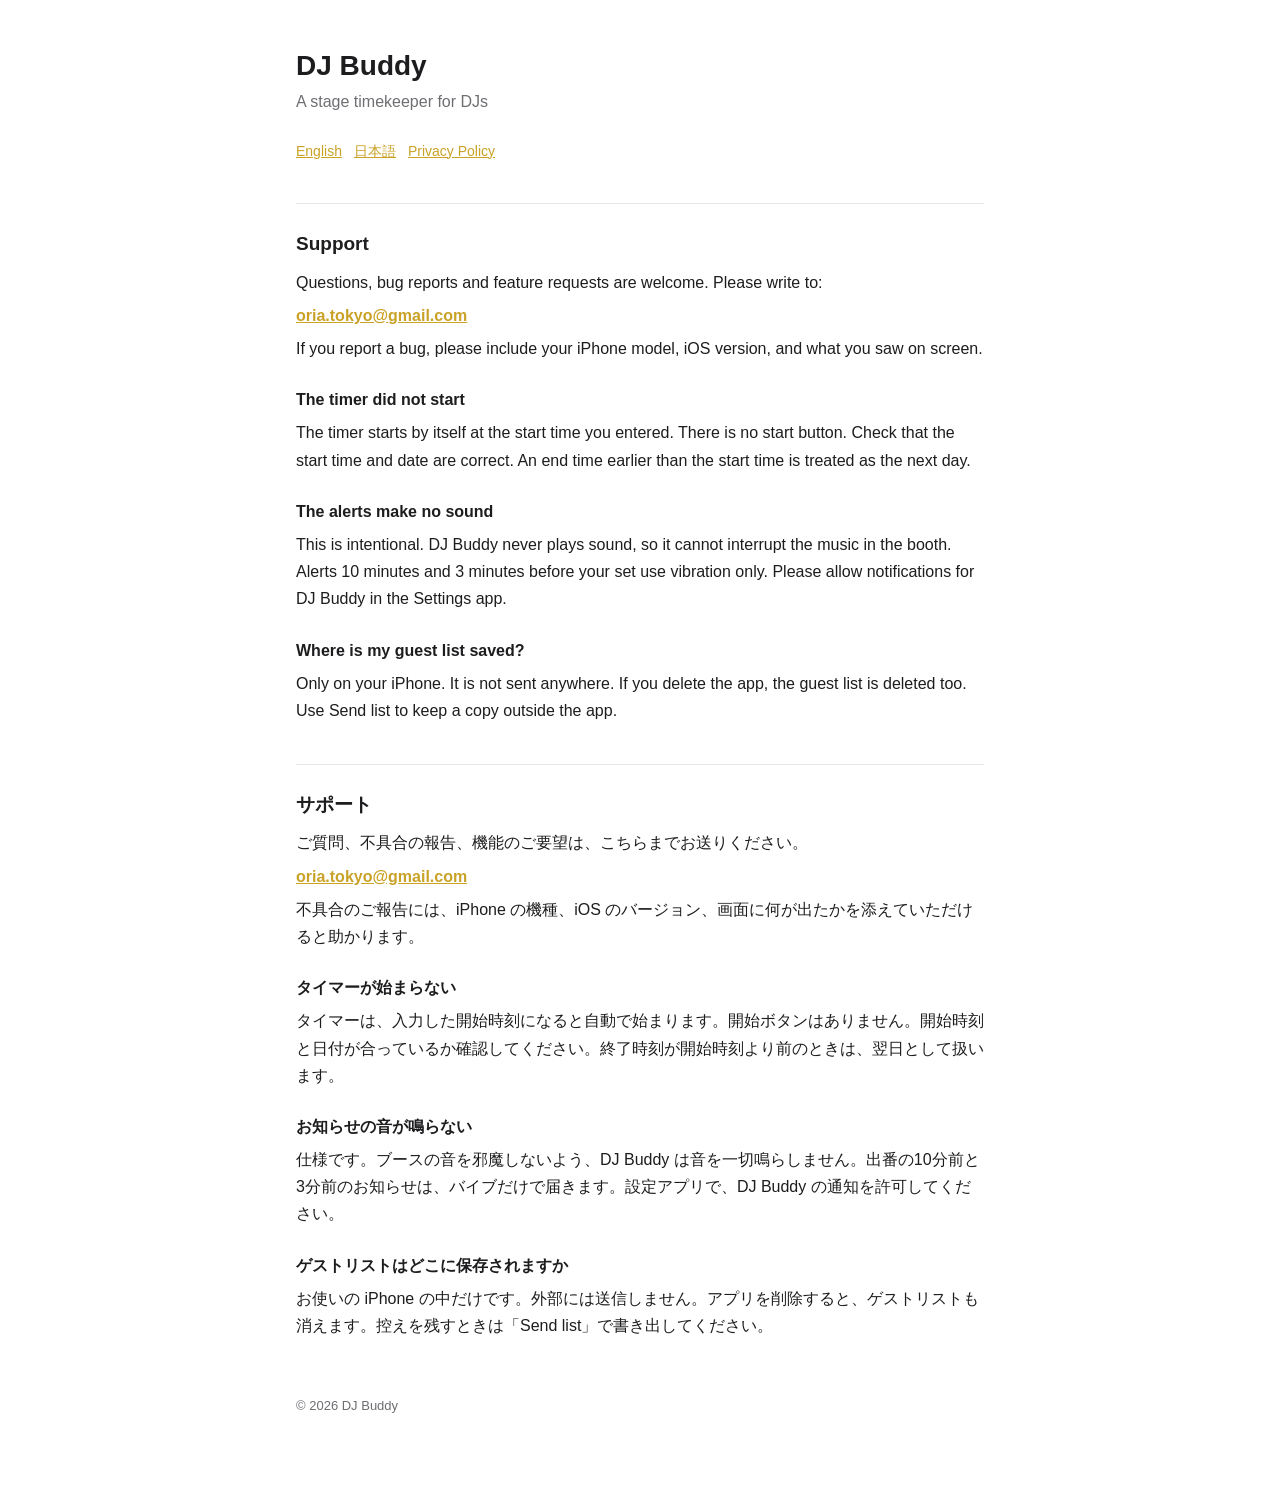
<file: index.html>
<!doctype html>
<html lang="en">
<head>
<meta charset="utf-8">
<meta name="viewport" content="width=device-width,initial-scale=1">
<title>DJ Buddy Support</title>
<link rel="stylesheet" href="style.css">
</head>
<body>
<main>
<h1>DJ Buddy</h1>
<p class="sub">A stage timekeeper for DJs</p>
<div class="lang"><a href="#en">English</a><a href="#ja">日本語</a><a href="privacy.html">Privacy Policy</a></div>

<section id="en">
<h2>Support</h2>
<p>Questions, bug reports and feature requests are welcome. Please write to:</p>
<p class="mail"><a href="mailto:oria.tokyo@gmail.com">oria.tokyo@gmail.com</a></p>
<p>If you report a bug, please include your iPhone model, iOS version, and what you saw on screen.</p>

<h3>The timer did not start</h3>
<p>The timer starts by itself at the start time you entered. There is no start button. Check that the start time and date are correct. An end time earlier than the start time is treated as the next day.</p>

<h3>The alerts make no sound</h3>
<p>This is intentional. DJ Buddy never plays sound, so it cannot interrupt the music in the booth. Alerts 10 minutes and 3 minutes before your set use vibration only. Please allow notifications for DJ Buddy in the Settings app.</p>

<h3>Where is my guest list saved?</h3>
<p>Only on your iPhone. It is not sent anywhere. If you delete the app, the guest list is deleted too. Use Send list to keep a copy outside the app.</p>

</section>

<section id="ja" lang="ja">
<h2>サポート</h2>
<p>ご質問、不具合の報告、機能のご要望は、こちらまでお送りください。</p>
<p class="mail"><a href="mailto:oria.tokyo@gmail.com">oria.tokyo@gmail.com</a></p>
<p>不具合のご報告には、iPhone の機種、iOS のバージョン、画面に何が出たかを添えていただけると助かります。</p>

<h3>タイマーが始まらない</h3>
<p>タイマーは、入力した開始時刻になると自動で始まります。開始ボタンはありません。開始時刻と日付が合っているか確認してください。終了時刻が開始時刻より前のときは、翌日として扱います。</p>

<h3>お知らせの音が鳴らない</h3>
<p>仕様です。ブースの音を邪魔しないよう、DJ Buddy は音を一切鳴らしません。出番の10分前と3分前のお知らせは、バイブだけで届きます。設定アプリで、DJ Buddy の通知を許可してください。</p>

<h3>ゲストリストはどこに保存されますか</h3>
<p>お使いの iPhone の中だけです。外部には送信しません。アプリを削除すると、ゲストリストも消えます。控えを残すときは「Send list」で書き出してください。</p>

</section>

<footer>© 2026 DJ Buddy</footer>
</main>
</body>
</html>
</file>
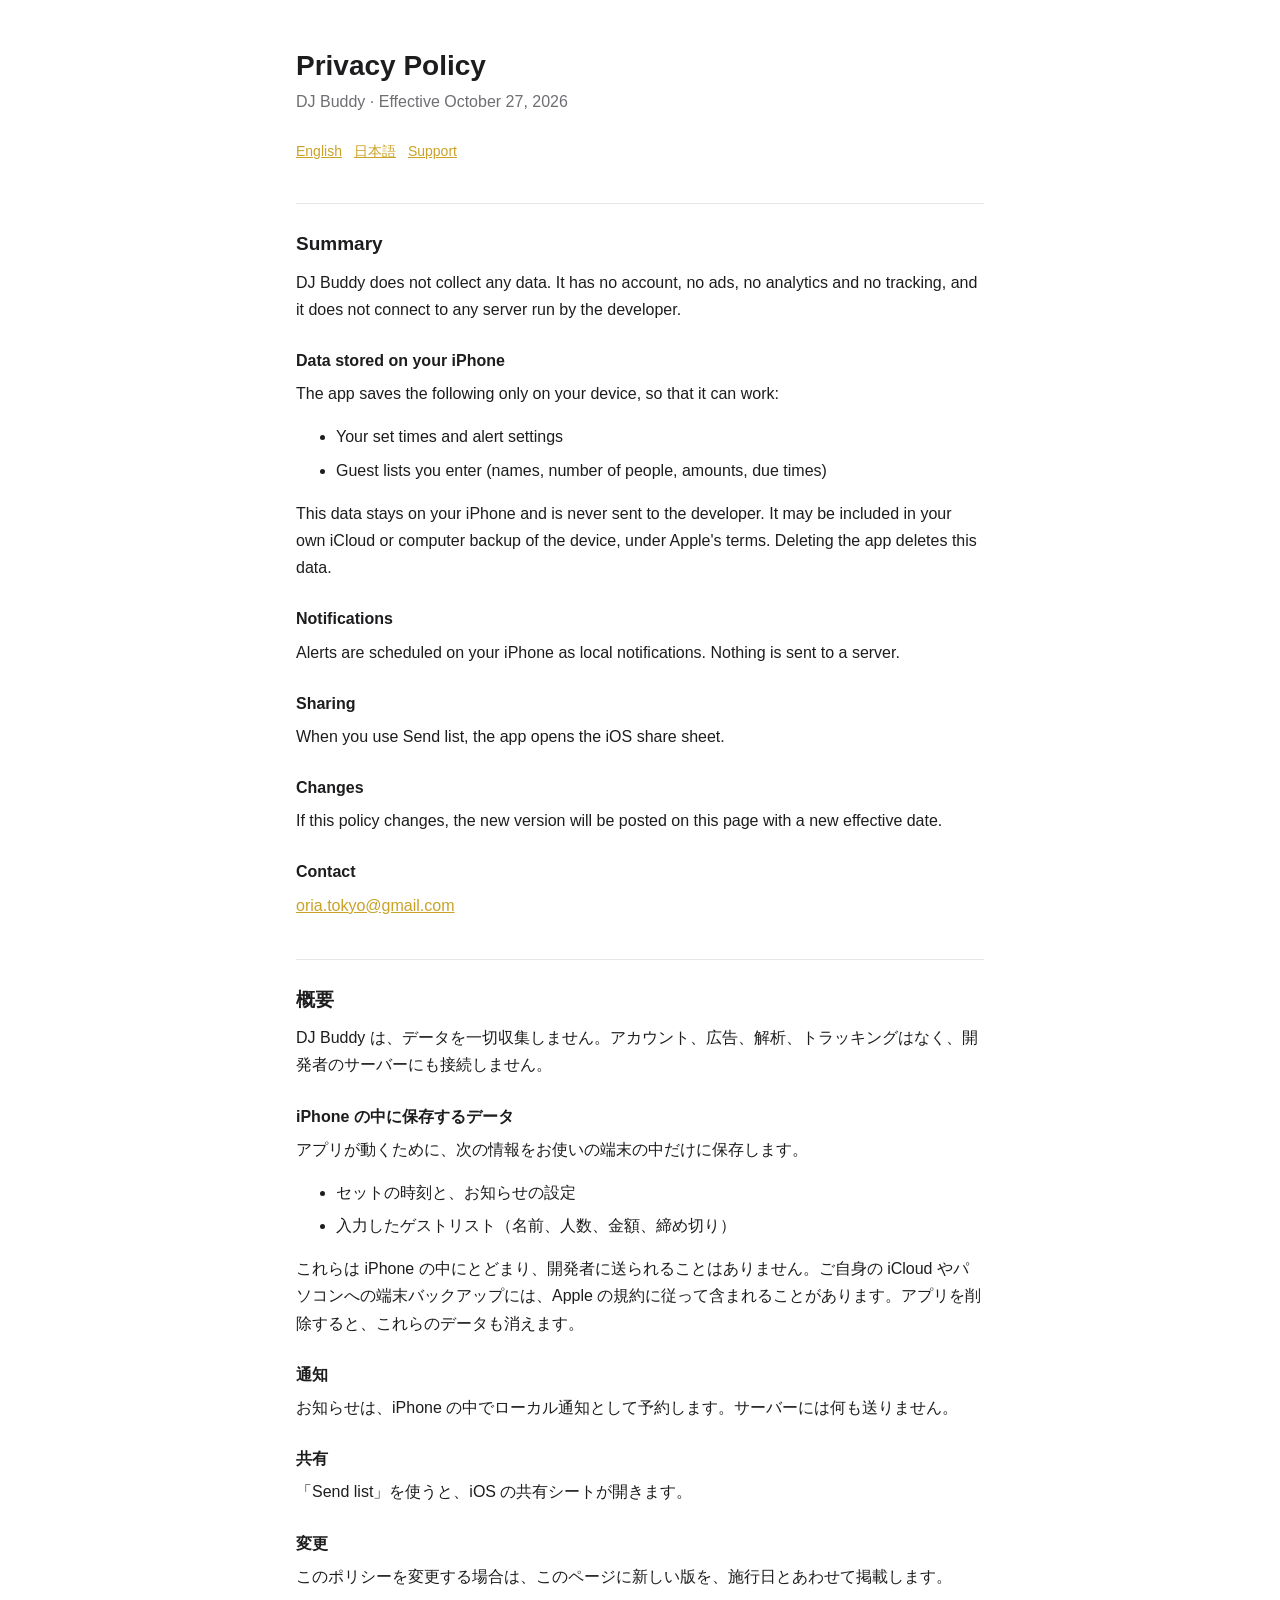
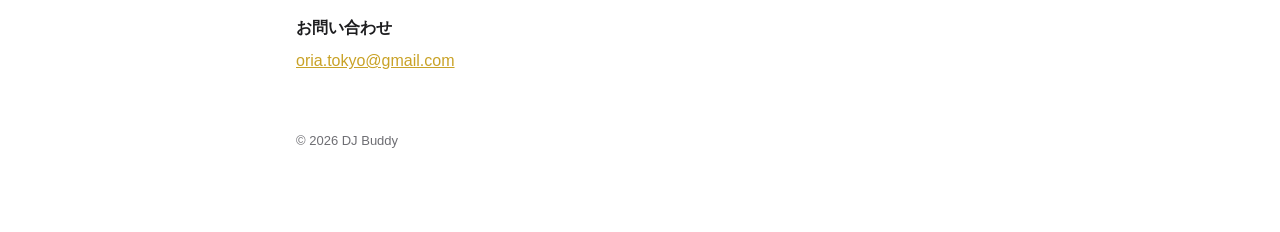
<file: privacy.html>
<!doctype html>
<html lang="en">
<head>
<meta charset="utf-8">
<meta name="viewport" content="width=device-width,initial-scale=1">
<title>DJ Buddy Privacy</title>
<link rel="stylesheet" href="style.css">
</head>
<body>
<main>
<h1>Privacy Policy</h1>
<p class="sub">DJ Buddy · Effective October 27, 2026</p>
<div class="lang"><a href="#en">English</a><a href="#ja">日本語</a><a href="index.html">Support</a></div>

<section id="en">
<h2>Summary</h2>
<p>DJ Buddy does not collect any data. It has no account, no ads, no analytics and no tracking, and it does not connect to any server run by the developer.</p>

<h3>Data stored on your iPhone</h3>
<p>The app saves the following only on your device, so that it can work:</p>
<ul>
<li>Your set times and alert settings</li>
<li>Guest lists you enter (names, number of people, amounts, due times)</li>
</ul>
<p>This data stays on your iPhone and is never sent to the developer. It may be included in your own iCloud or computer backup of the device, under Apple's terms. Deleting the app deletes this data.</p>

<h3>Notifications</h3>
<p>Alerts are scheduled on your iPhone as local notifications. Nothing is sent to a server.</p>

<h3>Sharing</h3>
<p>When you use Send list, the app opens the iOS share sheet.</p>

<h3>Changes</h3>
<p>If this policy changes, the new version will be posted on this page with a new effective date.</p>

<h3>Contact</h3>
<p><a href="mailto:oria.tokyo@gmail.com">oria.tokyo@gmail.com</a></p>
</section>

<section id="ja" lang="ja">
<h2>概要</h2>
<p>DJ Buddy は、データを一切収集しません。アカウント、広告、解析、トラッキングはなく、開発者のサーバーにも接続しません。</p>

<h3>iPhone の中に保存するデータ</h3>
<p>アプリが動くために、次の情報をお使いの端末の中だけに保存します。</p>
<ul>
<li>セットの時刻と、お知らせの設定</li>
<li>入力したゲストリスト（名前、人数、金額、締め切り）</li>
</ul>
<p>これらは iPhone の中にとどまり、開発者に送られることはありません。ご自身の iCloud やパソコンへの端末バックアップには、Apple の規約に従って含まれることがあります。アプリを削除すると、これらのデータも消えます。</p>

<h3>通知</h3>
<p>お知らせは、iPhone の中でローカル通知として予約します。サーバーには何も送りません。</p>

<h3>共有</h3>
<p>「Send list」を使うと、iOS の共有シートが開きます。</p>

<h3>変更</h3>
<p>このポリシーを変更する場合は、このページに新しい版を、施行日とあわせて掲載します。</p>

<h3>お問い合わせ</h3>
<p><a href="mailto:oria.tokyo@gmail.com">oria.tokyo@gmail.com</a></p>
</section>

<footer>© 2026 DJ Buddy</footer>
</main>
</body>
</html>
</file>
<file: style.css>
:root{--bg:#ffffff;--fg:#1d1d1f;--muted:#6e6e73;--line:#e5e5ea;--accent:#c9a227}
@media (prefers-color-scheme:dark){:root{--bg:#0b0b0c;--fg:#f2f2f4;--muted:#9a9aa0;--line:#26262a;--accent:#e0b93a}}
*{box-sizing:border-box}
body{margin:0;background:var(--bg);color:var(--fg);font:16px/1.7 -apple-system,BlinkMacSystemFont,"Hiragino Sans","Noto Sans JP",sans-serif}
main{max-width:720px;margin:0 auto;padding:48px 16px 80px}
h1{font-size:28px;line-height:1.3;margin:0 0 4px}
h2{font-size:19px;margin:40px 0 8px;padding-top:24px;border-top:1px solid var(--line)}
h3{font-size:16px;margin:24px 0 4px}
p,li{margin:6px 0}
.sub{color:var(--muted);margin:0 0 24px}
.lang{display:flex;gap:12px;font-size:14px;margin-bottom:32px}
a{color:var(--accent)}
.mail{font-weight:600}
footer{margin-top:56px;color:var(--muted);font-size:13px}
</file>
